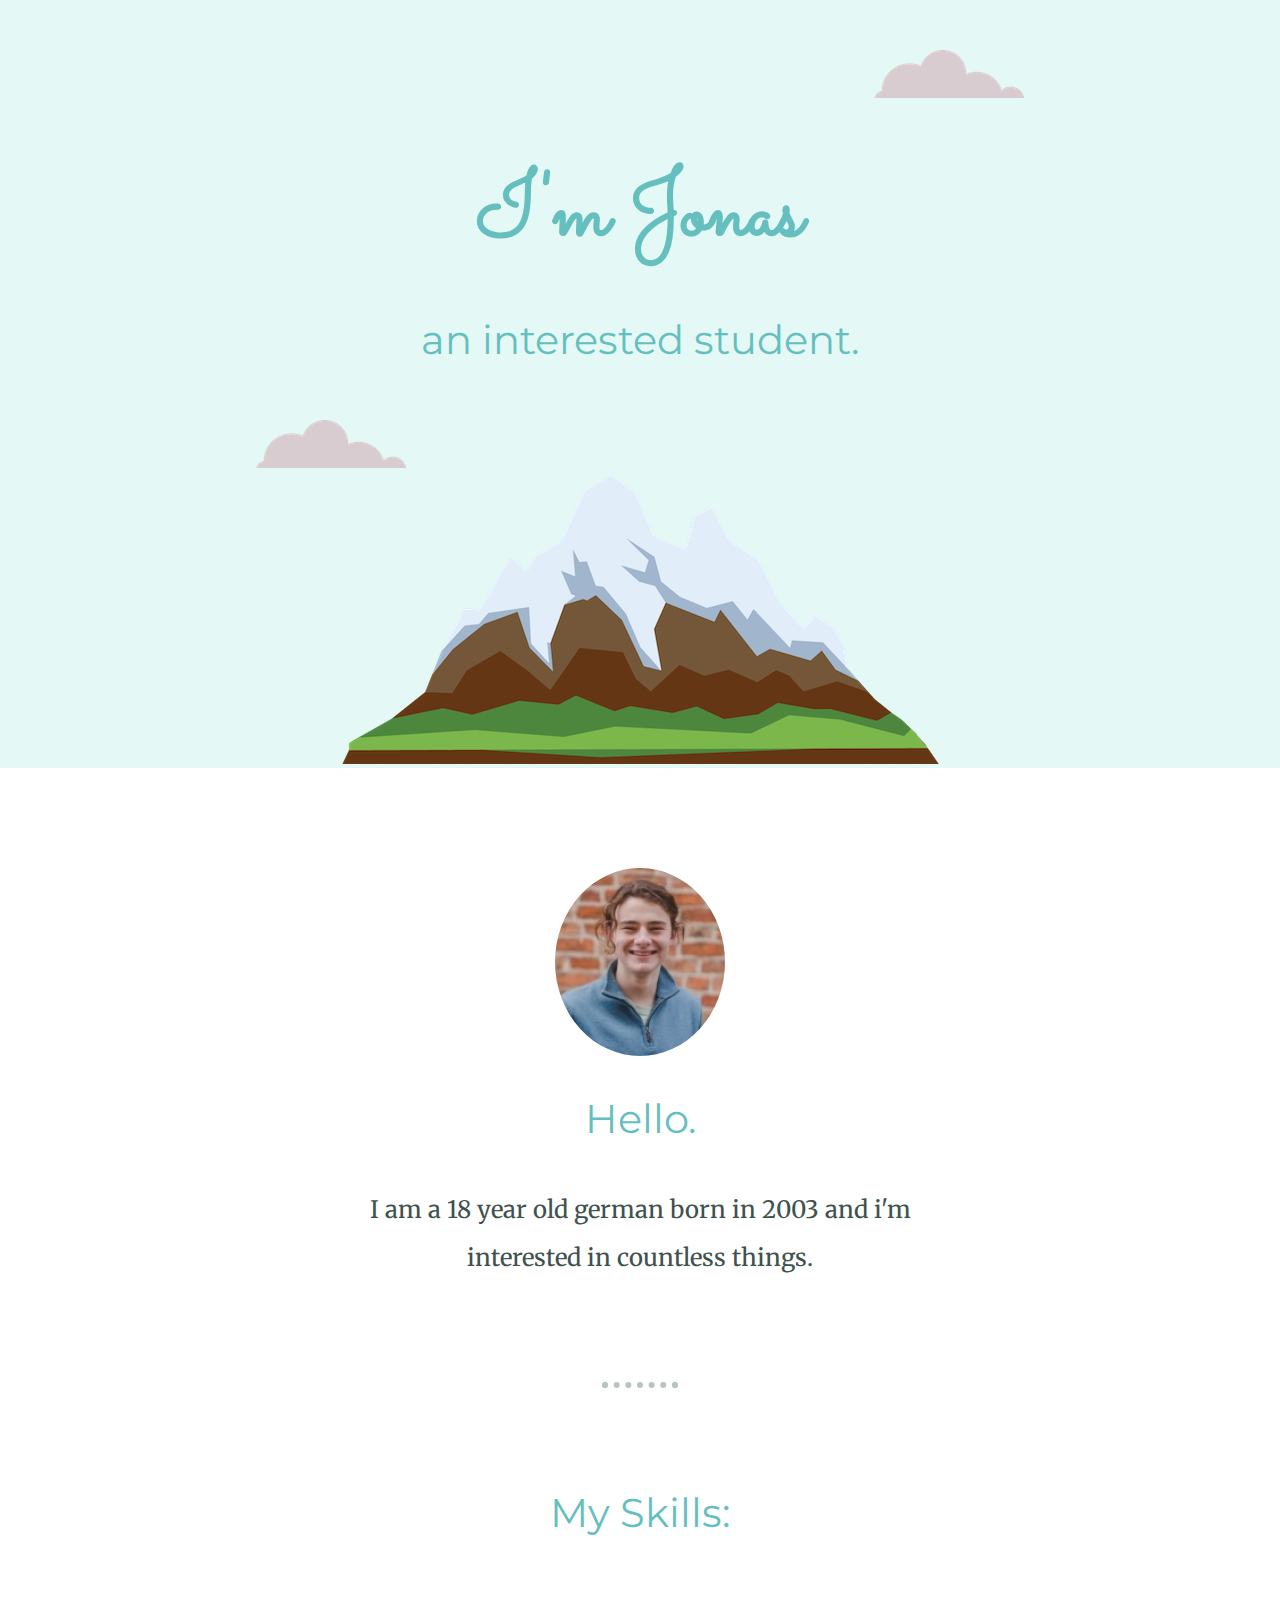
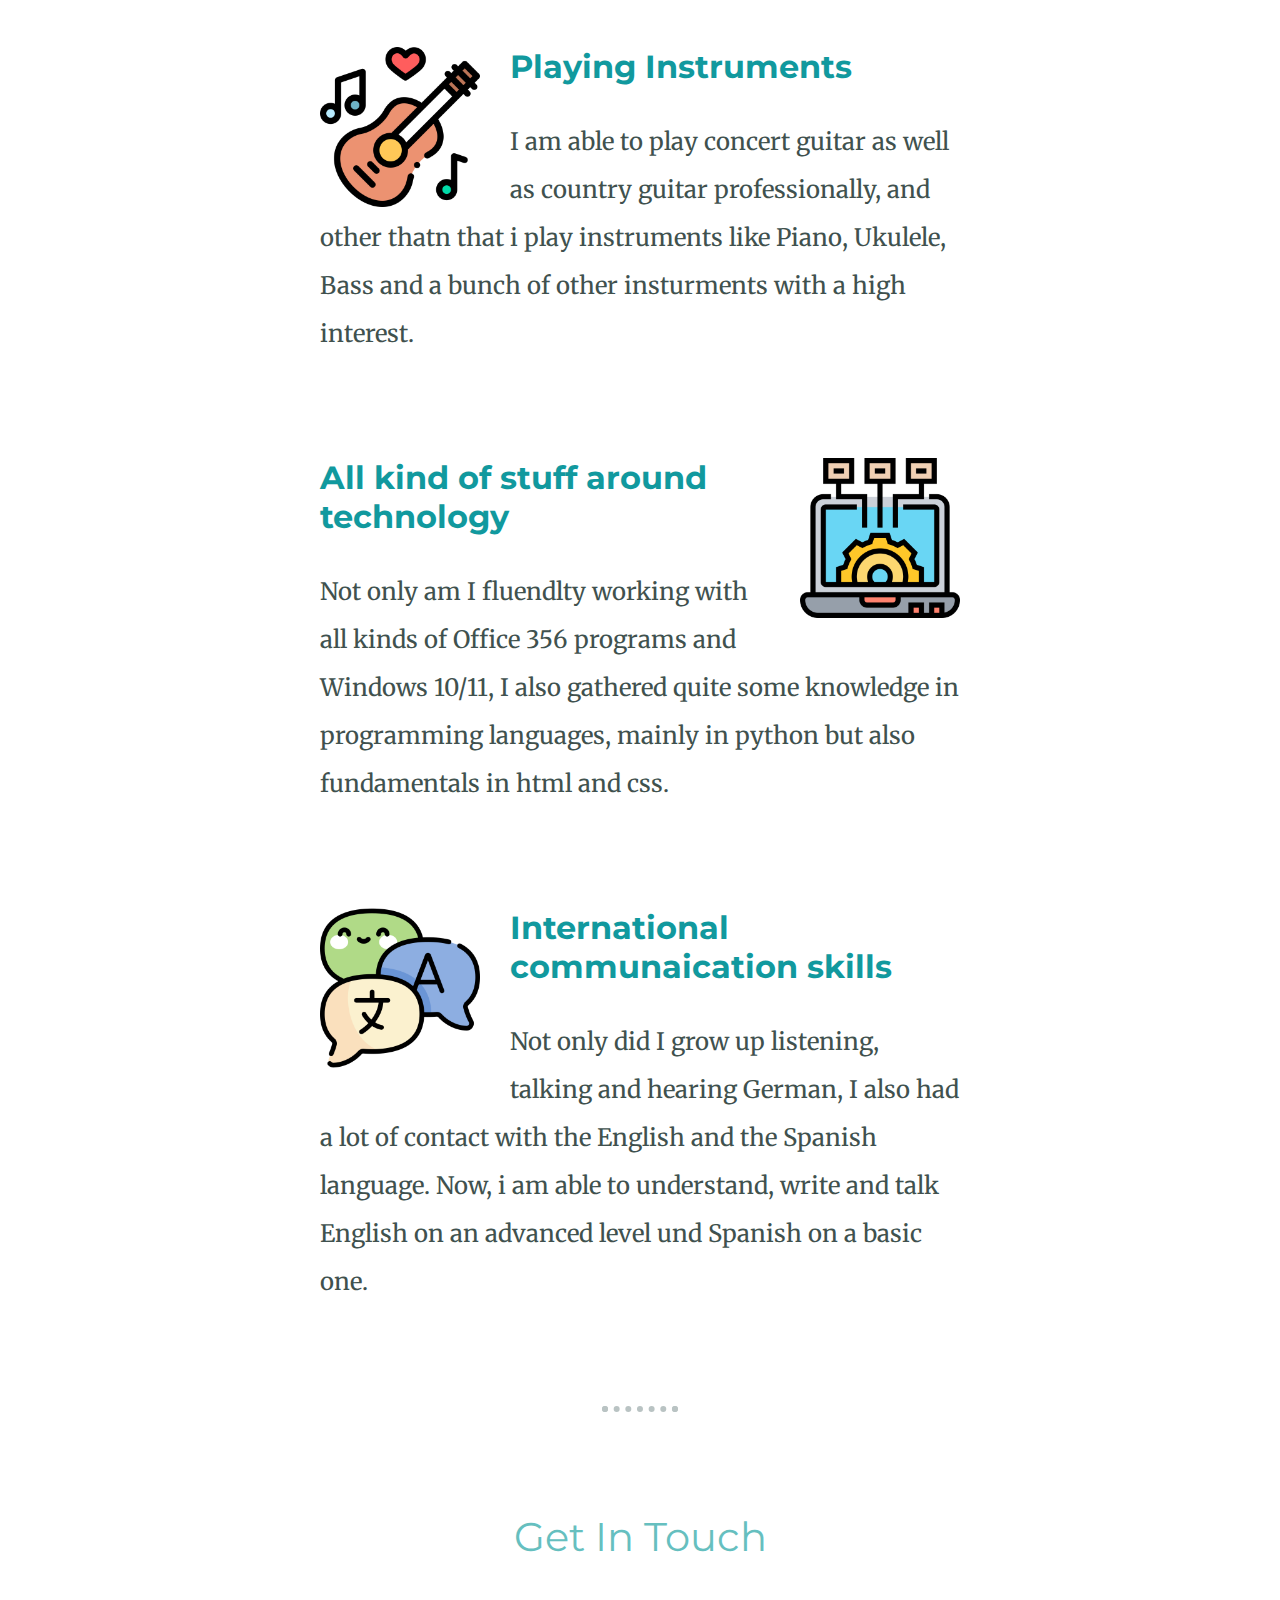
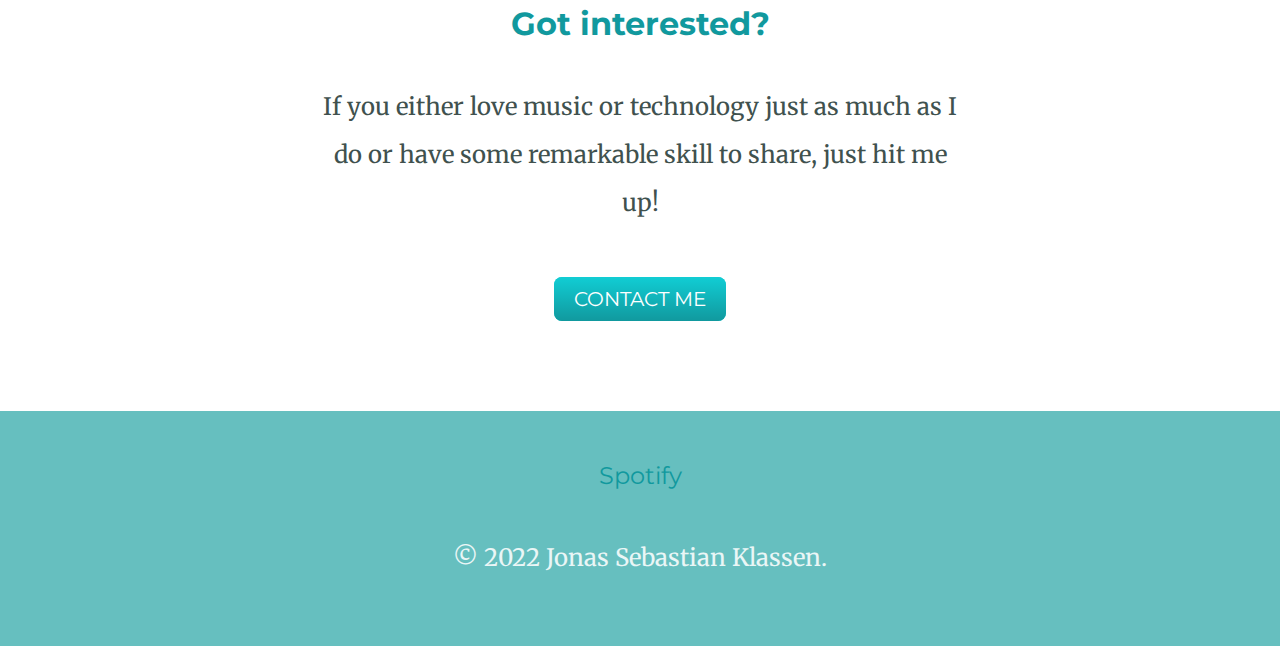
<file: index.html>
<!DOCTYPE html>
<html lang="en" dir="ltr">
  <head>
    <meta charset="utf-8">
    <title>Jonas Sebastian Klassen</title>
    <link rel="stylesheet" href="css/styles.css">
    <link rel="icon" href="favicon.ico">
    <link rel="preconnect" href="https://fonts.googleapis.com">
    <link rel="preconnect" href="https://fonts.gstatic.com" crossorigin>
    <link href="https://fonts.googleapis.com/css2?family=Merriweather&family=Montserrat&family=Sacramento&display=swap" rel="stylesheet">
  </head>
  <body>
    <div class="top-container">
      <img class="top-cloud" src="images/cloud.png" alt="cloud-img">
      <h1>I'm Jonas</h1>
      <h2>an interested student.</h2>
      <img class="bottom-cloud" src="images/cloud.png" alt="cloud-img">
      <img src="images/mountain.png" alt="mountain-img">
    </div>
    <div class="middle-container">
      <div class="profile">
        <img class="pfp" src="images/my picture.jpg" alt="My profile picture">
        <h2>Hello.</h2>
        <p class="intro">I am a 18 year old german born in 2003 and i'm interested in countless things.</p>
      </div>
      <hr>
      <div class="skills">
        <h2>My Skills:</h2>
        <div class="skill-row">
          <img class="guitar" src="images/guitar.png" alt="guitar">
          <h3>Playing Instruments</h3>
          <p>I am able to play concert guitar as well as country guitar professionally, and other thatn that i play instruments like Piano, Ukulele, Bass and a bunch of other insturments with a high interest.</p>
        </div>
        <div class="skill-row">
          <img class="technology" src="images/technology.png" alt="technology">
          <h3>All kind of stuff around technology</h3>
          <p>Not only am I fluendlty working with all kinds of Office 356 programs and Windows 10/11, I also gathered quite some knowledge in programming languages, mainly in python but also fundamentals in html and css.</p>
        </div>
        <div class="skill-row">
          <img class="languages" src="images/languages.png" alt="languages">
          <h3>International communaication skills</h3>
          <p>Not only did I grow up listening, talking and hearing German, I also had a lot of contact with the English and the Spanish language. Now, i am able to understand, write and talk English on an advanced level und Spanish on a basic one.</p>          
        </div>
      </div>
      <hr>
      <div class="contact-me">
        <h2>Get In Touch</h2>
        <h3>Got interested?</h3>
        <p class="contact-message">If you either love music or technology just as much as I do or have some remarkable skill to share, just hit me up!</p>
        <a class="btn" href="mailto:ibiund19@gmail.com">CONTACT ME</a>
      </div>
    </div>


    <div class="bottom-container">
      <a class="footer-link" href="https://open.spotify.com/artist/2J4chMruZpeGNW3iPEPXEI?si=QwdxW6G6Q0KuMphevLGjew">Spotify</a>
      <p class="copyright">© 2022 Jonas Sebastian Klassen.</p>
    </div>

  </body>
</html>
</file>
<file: css/styles.css>
body {
  margin: 0px;
  text-align: center;
  font-family: 'Merriweather', serif;
}

h1 {
  font-size: 5.625rem;
  margin: 50px auto 0 auto;
  font-family: 'Sacramento', cursive;
  color: #66BFBF;
}

h2 {
  font-family: 'Montserrat', sans-serif;
  font-size: 2.5rem;
  color: #66BFBF;
  font-weight: normal;
  padding-bottom: 10px;
}

h3 {
  font-family: 'Montserrat', sans-serif;
  color: #11999E;
  font-size: 2rem;
}

a {
  color: #11999E;
  font-family: 'Montserrat', sans-serif;
  margin: 10px 20px;
  text-decoration: none;
  font-size: 1.5rem;
}

a:hover {
  color: #EAf6f6;
}

hr {
  border: dotted #b9c3c3 6px;
  width: 5%;
  border-bottom: none;
  margin: 100px auto;
}

p {
  color: #40514E;
  line-height: 2;
  font-size: 1.5rem;
}

.intro {
  width: 50%;
  margin: auto;
}

.contact-message {
  width: 50%;
  margin: 40px auto 60px;
}

.copyright {
  color: #EAf6f6;
  font: 0.75rem;
  padding: 20px 0;
}

.top-container {
  background-color: #E4F9F5;
  position: relative;
  padding-top: 100px;
}

.middle-container {
  margin: 100px 0;
}

.skill-row {
  width: 50%;
  margin: 100px auto;
  text-align: left;
}

.space {
  border: none;
  margin: 0;
}

.bottom-container {
  background-color: #66BFBF;
  padding: 50px 0 20px;
}

.top-cloud {
  position: absolute;
  top: 50px;
  right: 20%;
}

.bottom-cloud {
  position: absolute;
  left: 20%;
  bottom: 300px;
}

.pfp {
  border-radius: 100%
}

.guitar {
  max-width: 25%;
  float: left;
  margin-right: 30px;
}

.technology {
  max-width: 25%;
  float: right;
  margin-left: 30px;
}

.languages {
  max-width: 25%;
  float: left;
  margin-right: 30px;
}

.btn {
  background: #11cdd4;
  background-image: -webkit-linear-gradient(top, #11cdd4, #11999e);
  background-image: -moz-linear-gradient(top, #11cdd4, #11999e);
  background-image: -ms-linear-gradient(top, #11cdd4, #11999e);
  background-image: -o-linear-gradient(top, #11cdd4, #11999e);
  background-image: linear-gradient(to bottom, #11cdd4, #11999e);
  -webkit-border-radius: 8;
  -moz-border-radius: 8;
  border-radius: 8px;
  font-family: 'Montserrat', sans-serif;
  color: #ffffff;
  font-size: 20px;
  padding: 10px 20px 10px 20px;
  text-decoration: none;
}

.btn:hover {
  background: #30e3cb;
  background-image: -webkit-linear-gradient(top, #30e3cb, #2bc4ad);
  background-image: -moz-linear-gradient(top, #30e3cb, #2bc4ad);
  background-image: -ms-linear-gradient(top, #30e3cb, #2bc4ad);
  background-image: -o-linear-gradient(top, #30e3cb, #2bc4ad);
  background-image: linear-gradient(to bottom, #30e3cb, #2bc4ad);
  text-decoration: none;
}
</file>
